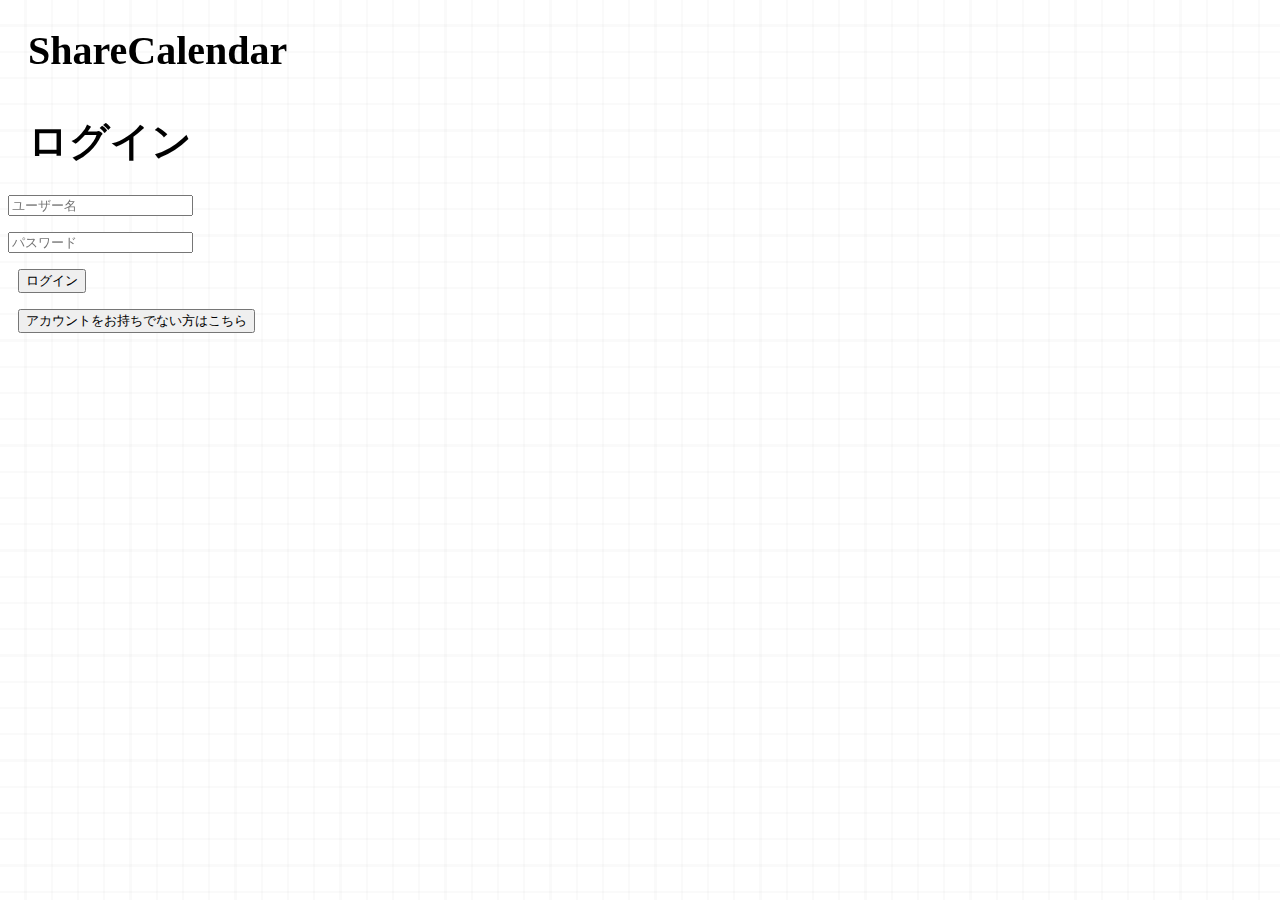
<file: public/index.html>
<!DOCTYPE html>
<html>

<head>
  <meta charset="utf-8">
  <link rel="stylesheet" href="styles.css">
</head>

<body>
  <script type="module">

    window.onload = async (event) => {
      location.href = 'login.html';
    }

  </script>
</body>

</html>
</file>
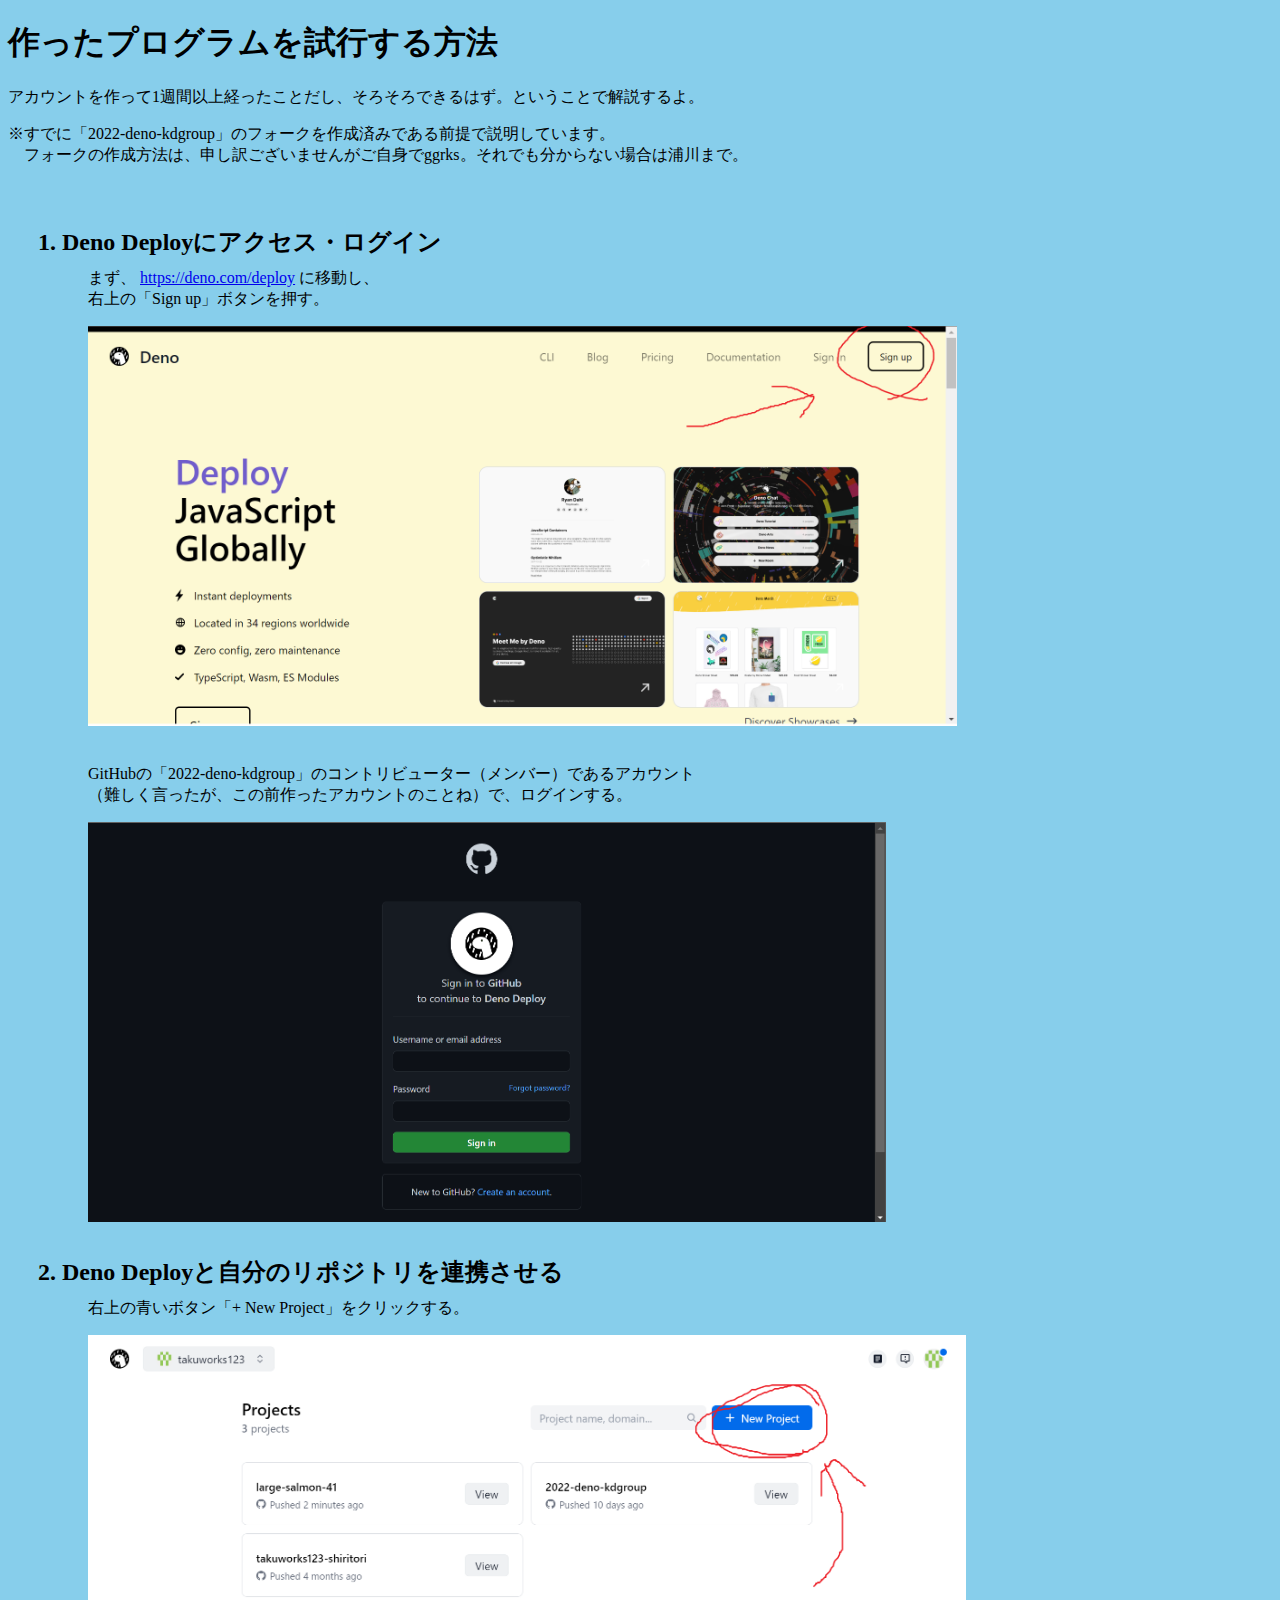
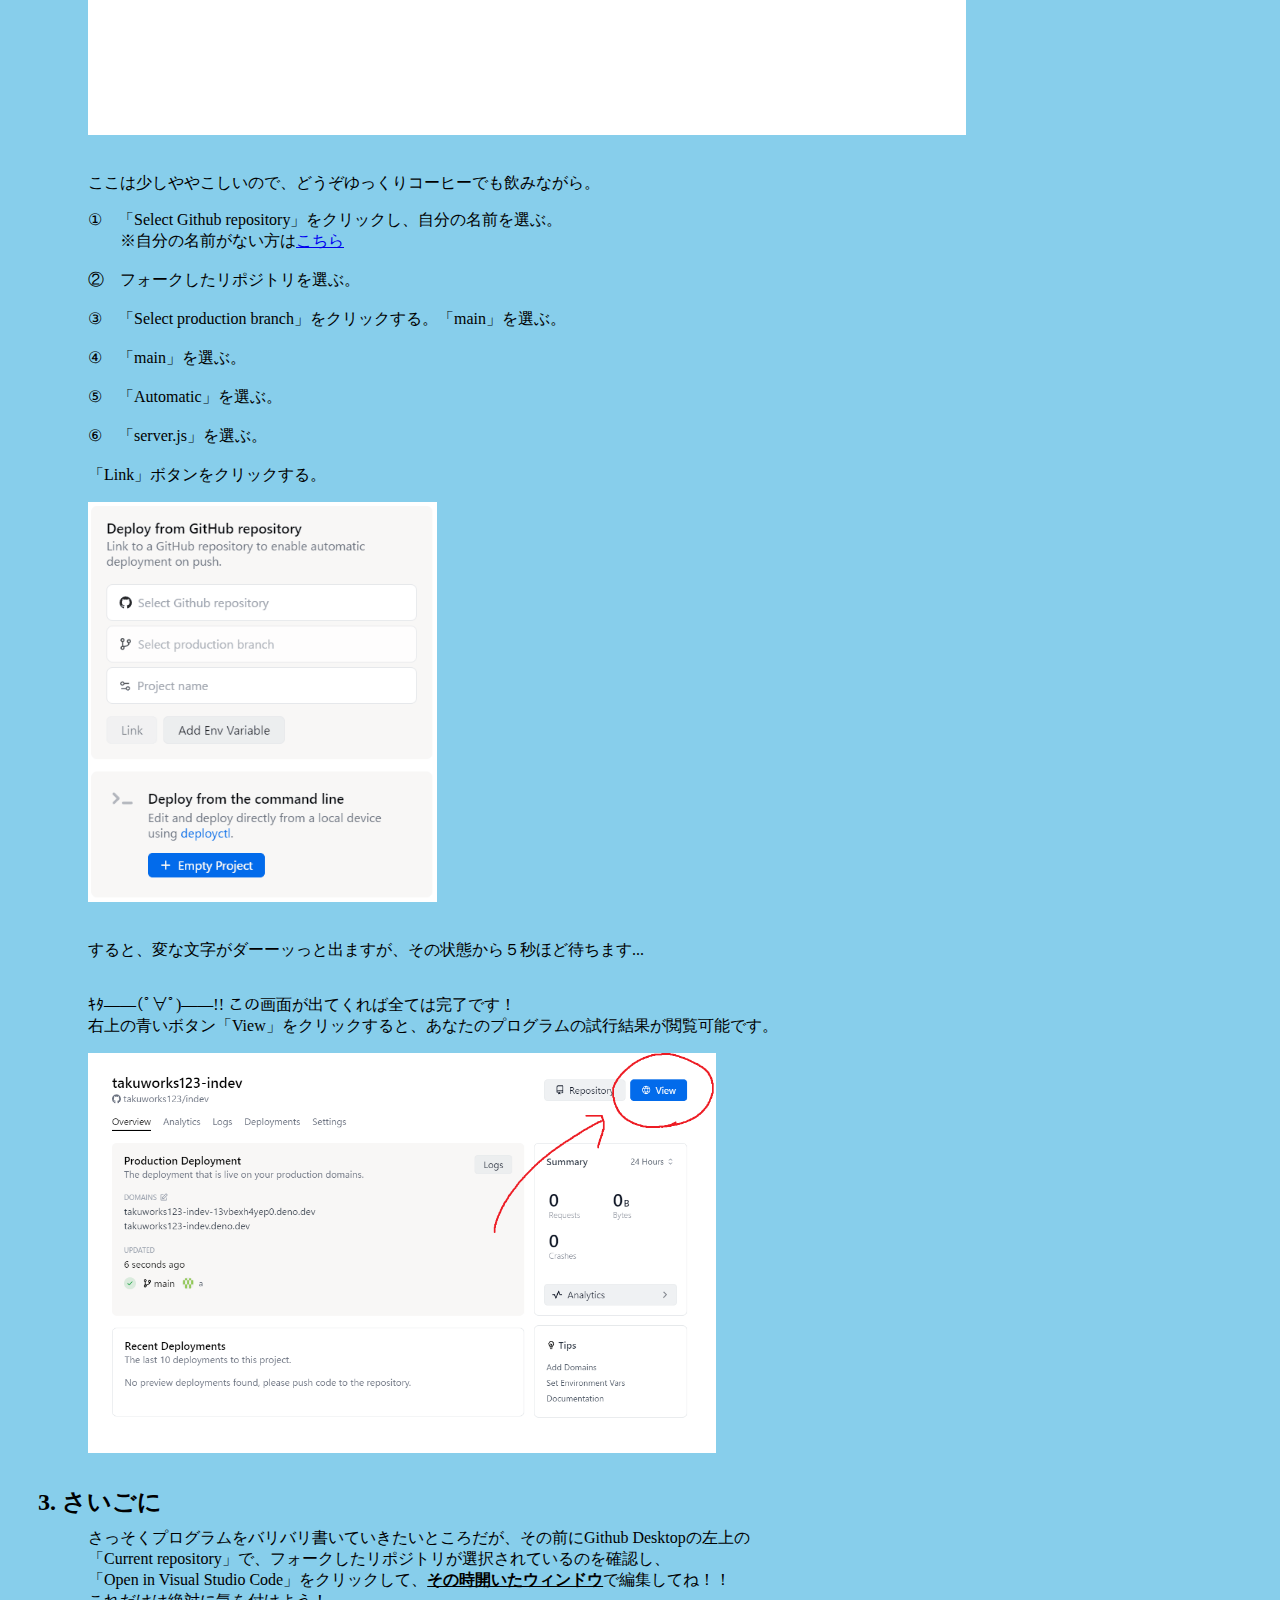
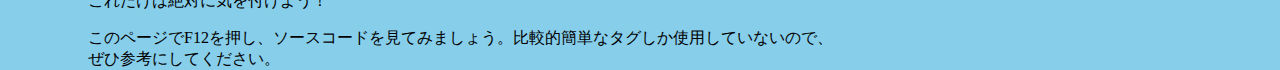
<file: kensyuu/denodeploy.html>
<!DOCTYPE html>
<html>

<head>
  <meta charset="utf-8">
  <link rel="stylesheet" href="kensyuu.css">
</head>

<body>
  <h1>作ったプログラムを試行する方法</h1>
  <p>
    アカウントを作って1週間以上経ったことだし、そろそろできるはず。ということで解説するよ。
  </p>
  <p>
    ※すでに「2022-deno-kdgroup」のフォークを作成済みである前提で説明しています。<br>
    　フォークの作成方法は、申し訳ございませんがご自身でggrks。それでも分からない場合は浦川まで。
  </p>

  <midasi> <!-- midasiは自作タグです。少し右にずらす処理をkensyuu.cssに書いてあります。 -->
    <h2>1. Deno Deployにアクセス・ログイン</h2>
  </midasi>

  <honbun> <!-- honbunは自作タグです。midasiよりもっと右にずらす処理をkensyuu.cssに書いてあります。 -->
    <p>
      まず、 <a href= "https://deno.com/deploy" >https://deno.com/deploy</a> に移動し、<br>
      右上の「Sign up」ボタンを押す。
    </p>
    <img src="images/denodeploy_1.png" height="400">

    <p><br>
      GitHubの「2022-deno-kdgroup」のコントリビューター（メンバー）であるアカウント<br>
      （難しく言ったが、この前作ったアカウントのことね）で、ログインする。
    </p>
    <img src="images/denodeploy_2.png" height="400">
  </honbun>


  <midasi>
    <h2>2. Deno Deployと自分のリポジトリを連携させる</h2>
  </midasi>

  <honbun>
    <p>
      右上の青いボタン「+ New Project」をクリックする。
    </p>
    <img src="images/denodeploy_3.png" height="400">

    <p><br>
      ここは少しややこしいので、どうぞゆっくりコーヒーでも飲みながら。
    </p>
    <p>
      ①　「Select Github repository」をクリックし、自分の名前を選ぶ。<br>
      　　※自分の名前がない方は<a href= "denodeploy1.html" >こちら</a><br>
      <br>
      ②　フォークしたリポジトリを選ぶ。<br>
      <br>
      ③　「Select production branch」をクリックする。「main」を選ぶ。<br>
      <br>
      ④　「main」を選ぶ。<br>
      <br>
      ⑤　「Automatic」を選ぶ。<br>
      <br>
      ⑥　「server.js」を選ぶ。<br>
      <br>
      「Link」ボタンをクリックする。
    </p>
    <img src="images/denodeploy_4.gif" height="400">

    <p><br>
      すると、変な文字がダーーッっと出ますが、その状態から５秒ほど待ちます...
    </p>

    <p><br>
      ｷﾀ――(ﾟ∀ﾟ)――!! この画面が出てくれば全ては完了です！<br>
      右上の青いボタン「View」をクリックすると、あなたのプログラムの試行結果が閲覧可能です。
    </p>
    <img src="images/denodeploy_5.png" height="400">
  </honbun>


  <midasi>
    <h2>3. さいごに</h2>
  </midasi>

  <honbun>
    <p>
      さっそくプログラムをバリバリ書いていきたいところだが、その前にGithub Desktopの左上の<br>
      「Current repository」で、フォークしたリポジトリが選択されているのを確認し、<br>
      「Open in Visual Studio Code」をクリックして、<b><u>その時開いたウィンドウ</u></b>で編集してね！！<br>
      これだけは絶対に気を付けよう！
    </p>
    <p>
      このページでF12を押し、ソースコードを見てみましょう。比較的簡単なタグしか使用していないので、<br>
      ぜひ参考にしてください。
    </p>
  </honbun>

  

  <script type="module">

    // ここでJavaScriptを書くよ

    window.onload = async (event) => {
      // このhtmlが開かれた時に実行する処理...
    }

  </script>
</body>

</html>
</file>
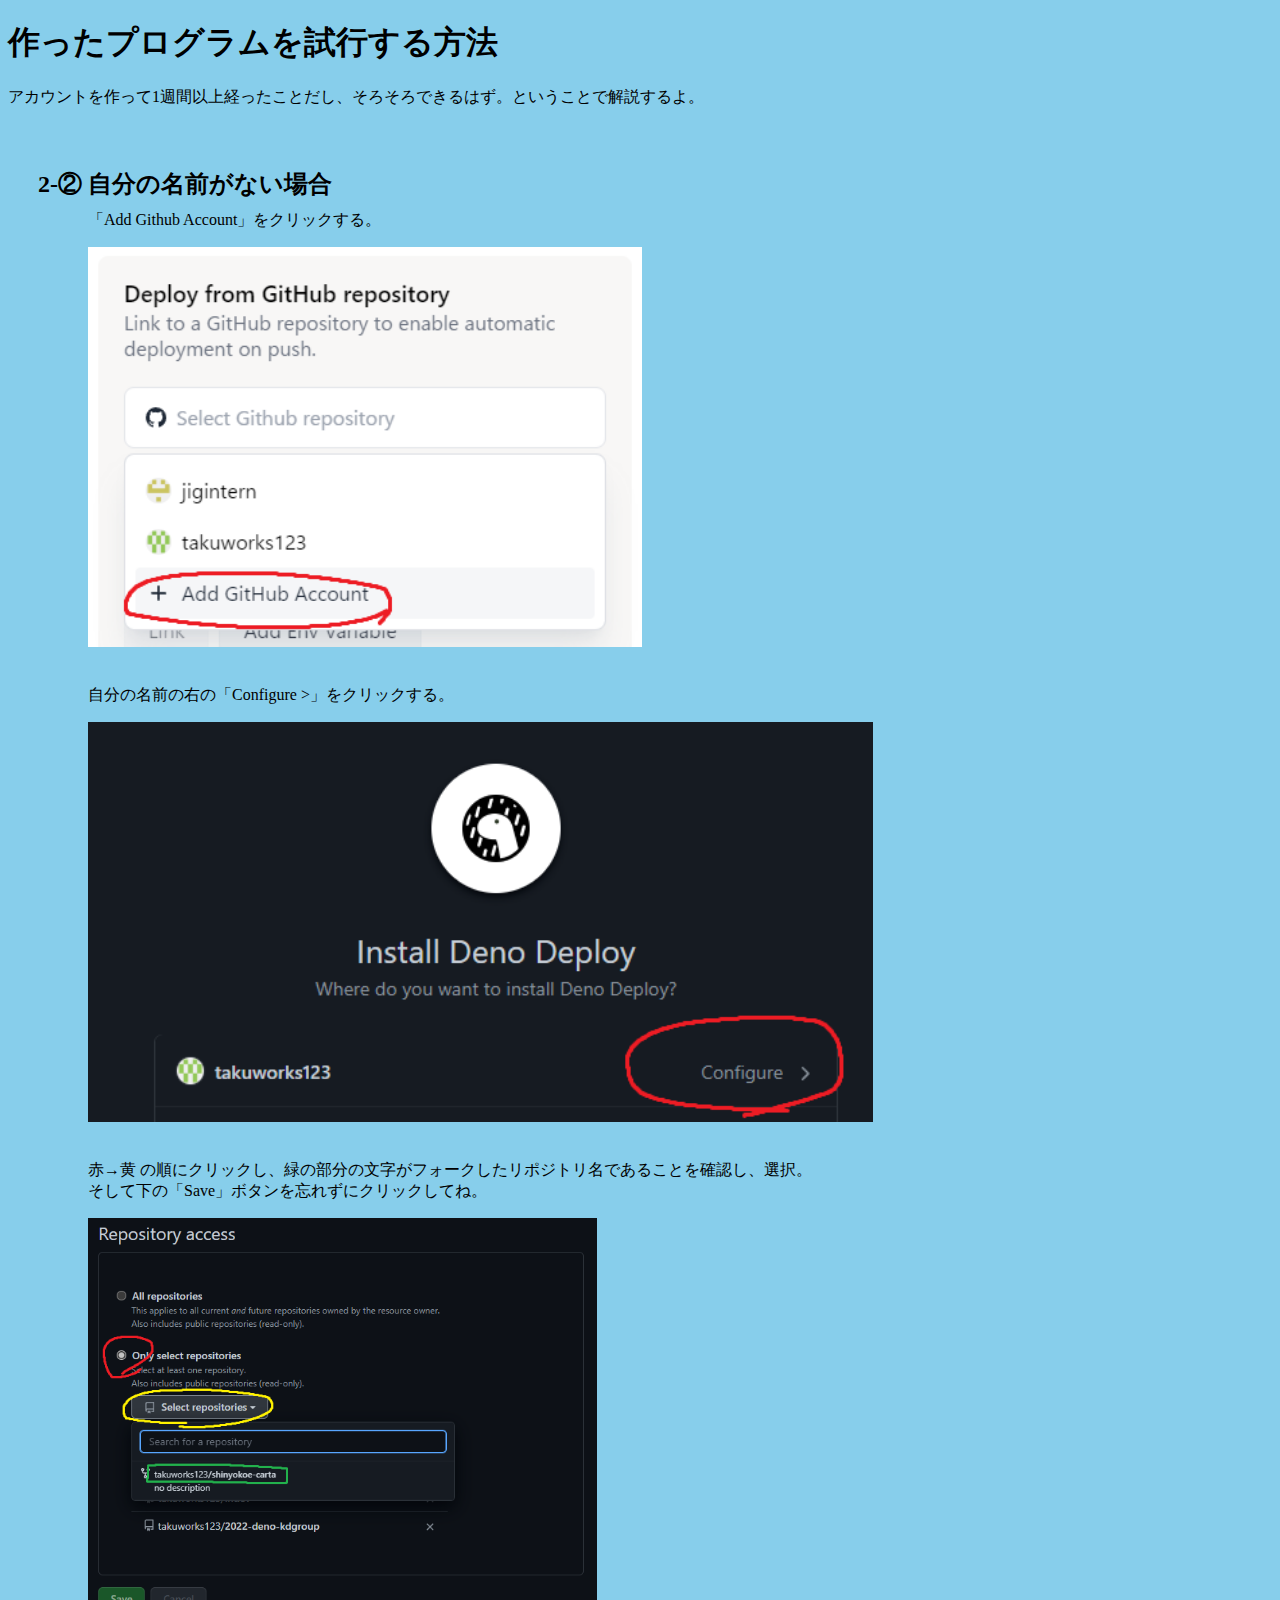
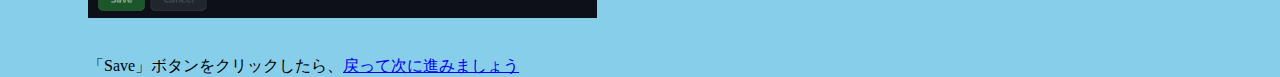
<file: kensyuu/denodeploy1.html>
<!DOCTYPE html>
<html>

<head>
  <meta charset="utf-8">
  <link rel="stylesheet" href="kensyuu.css">
</head>

<body>
  <h1>作ったプログラムを試行する方法</h1>
  アカウントを作って1週間以上経ったことだし、そろそろできるはず。ということで解説するよ。
  

  <midasi>
    <h2>2-② 自分の名前がない場合</h2>
  </midasi>

  <honbun>
    <p>
      「Add Github Account」をクリックする。
    </p>
    <img src="images/denodeploy1_1.png" height="400">

    <p><br>
      自分の名前の右の「Configure >」をクリックする。
    </p>
    <img src="images/denodeploy1_2.png" height="400">

    <p><br>
      赤→黄 の順にクリックし、緑の部分の文字がフォークしたリポジトリ名であることを確認し、選択。<br>
      そして下の「Save」ボタンを忘れずにクリックしてね。
    </p>
    <img src="images/denodeploy1_3.png" height="400">

    <p><br>
      「Save」ボタンをクリックしたら、<a href= "denodeploy.html" >戻って次に進みましょう</a>
    </p>
    
  </honbun>


  <script type="module">

    window.onload = async (event) => {
    }

  </script>
</body>

</html>
</file>
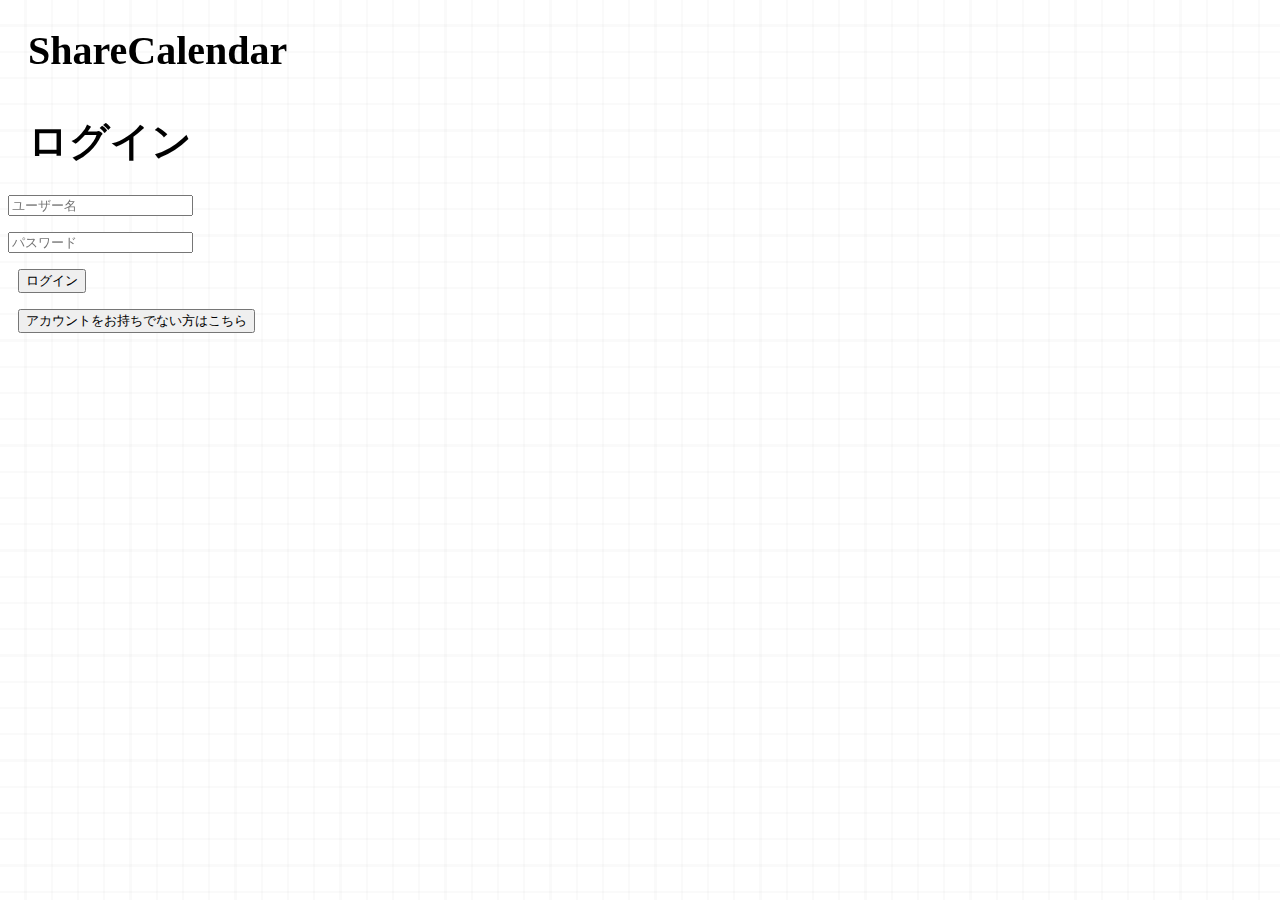
<file: public/login.html>
<!DOCTYPE html>
<html>

<head>
  <title>ログイン</title>
  <meta charset="utf-8">
  <link rel="stylesheet" href="styles2.css">
</head>

<div class="bg_pattern Paper_v2"></div>
<body>
  <div class="header">
    <h1>ShareCalendar</h1>
  </div>
  <h1>ログイン</h1>

  <div class="login">
    <p><input id="username" type="username" placeholder="ユーザー名"></p>
    <p><input id="password" type="password" placeholder="パスワード"></p>
    <p><button id="login">ログイン</button></p>
    <p><button id="register_page" class="click" >アカウントをお持ちでない方はこちら</button></p>
  </div>

  <script src="jquery.js"></script>
  <script src="jquery.md5.js"></script>
  <script type="module">

    window.onload = async (event) => {
    }

    document.querySelector("#login").onclick = async (event) => {
      const user = document.querySelector("#username").value;
      const original_pass = document.querySelector("#password").value;
      const pass = $.md5(original_pass); // MD5でパスワードをハッシュ値に変換
      
      const response = await fetch("/login", {
        method: "POST",
        headers: { "Content-Type": "application/json" },
        body: JSON.stringify({ user, pass })
      });
      let result = await response.text();
      console.log(result);
      if (result == 0) { // ログイン成功した場合
        location.href = 'calendar.html';

      }else if (result == -1) { // ログイン失敗（またはエラーが発生）した場合
        alert('ユーザー名、またはパスワードが違います');
      }else if (result == -2) {
        alert('データベースで技術的な問題が発生しているため、運営に連絡してください');
      }else if (result == -3) {
        alert('サーバーで構文エラーが発生しているため、運営に連絡してください');
      }else{
        alert('予期せぬエラーが発生したため、運営に連絡してください');
      }
    }

    document.querySelector("#register_page").onclick = async (event) => {
      location.href = 'register.html';
    }
  </script>

</body>

</html>
</file>
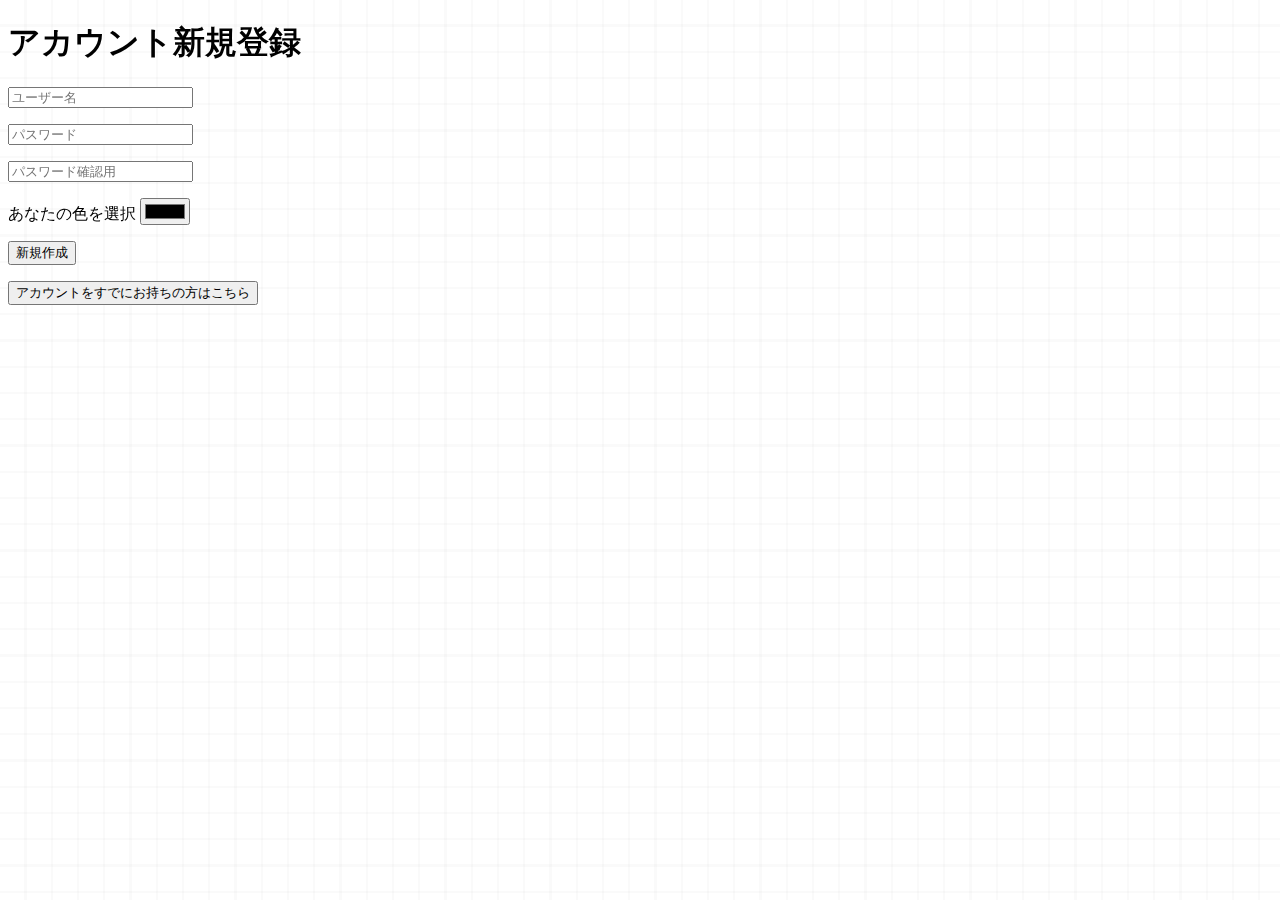
<file: public/register.html>
<!DOCTYPE html>
<html>

<head>
  <title>新規登録</title>
  <meta charset="utf-8">
  <link rel="stylesheet" href="register.css">
</head>

<body>
  <h1>アカウント新規登録</h1>


  <div class="bg_pattern Paper_v2"></div>

  <div class="login">
    <p><input class="userclass" id="username" type="username" placeholder="ユーザー名"></p>
    <p><input class="passclass" id="password" type="password" placeholder="パスワード"></p>
    <p><input id="password_retype" type="password" placeholder="パスワード確認用"></p>
    <p>あなたの色を選択 <input id="color" type="color"></p>
    <p><button id="register">新規作成</button></p>
    <p><button id="login_page">アカウントをすでにお持ちの方はこちら</button></p>
  </div>




  <script src="jquery.js"></script>
  <script src="jquery.md5.js"></script>
  <script type="module">

    window.onload = async (event) => {
    }

    document.querySelector("#register").onclick = async (event) => {
      const username = document.querySelector("#username").value;
      const original_pass = document.querySelector("#password").value;
      const original_pass_retype = document.querySelector("#password_retype").value;
      const color = document.querySelector("#color").value;

      if (original_pass === original_pass_retype){
        if (username.length >= 1 && original_pass.length >= 1){ // ユーザー名、パスワードが１文字以上入力されている場合
          const password = $.md5(original_pass); // MD5でパスワードをハッシュ値に変換

          const response = await fetch("/register", {
            method: "POST",
            headers: { "Content-Type": "application/json" },
            body: JSON.stringify({ username, password, color})
          });
          let result = await response.text();
          alert(result);

          if (result == 0){
            location.href = 'login.html';
          }

        }else{
          alert('ユーザー名、またはパスワードを１文字以上入力してください');
        }
      }else{
        alert('パスワードが確認用と一致しません');
      }
    }

    document.querySelector("#login_page").onclick = async (event) => {
      location.href = 'login.html';
    }
  </script>

</body>

</html>
</file>
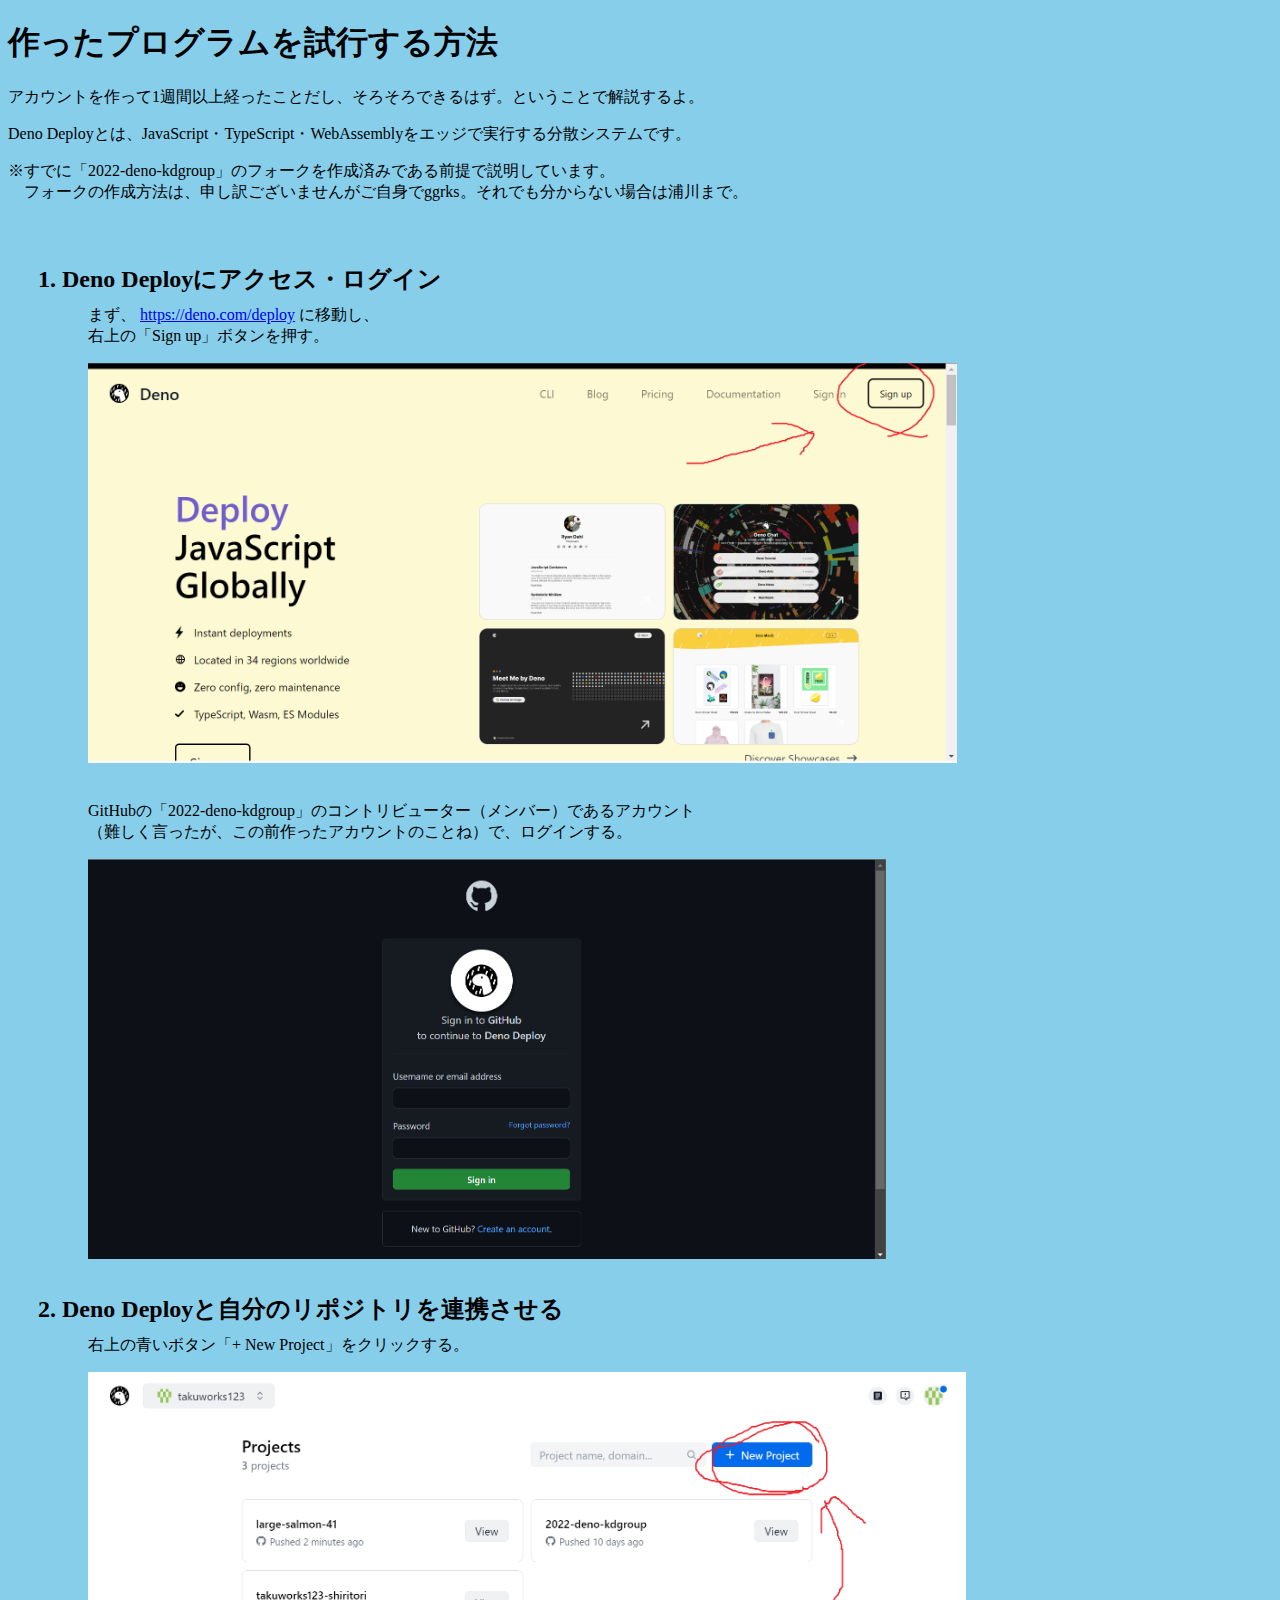
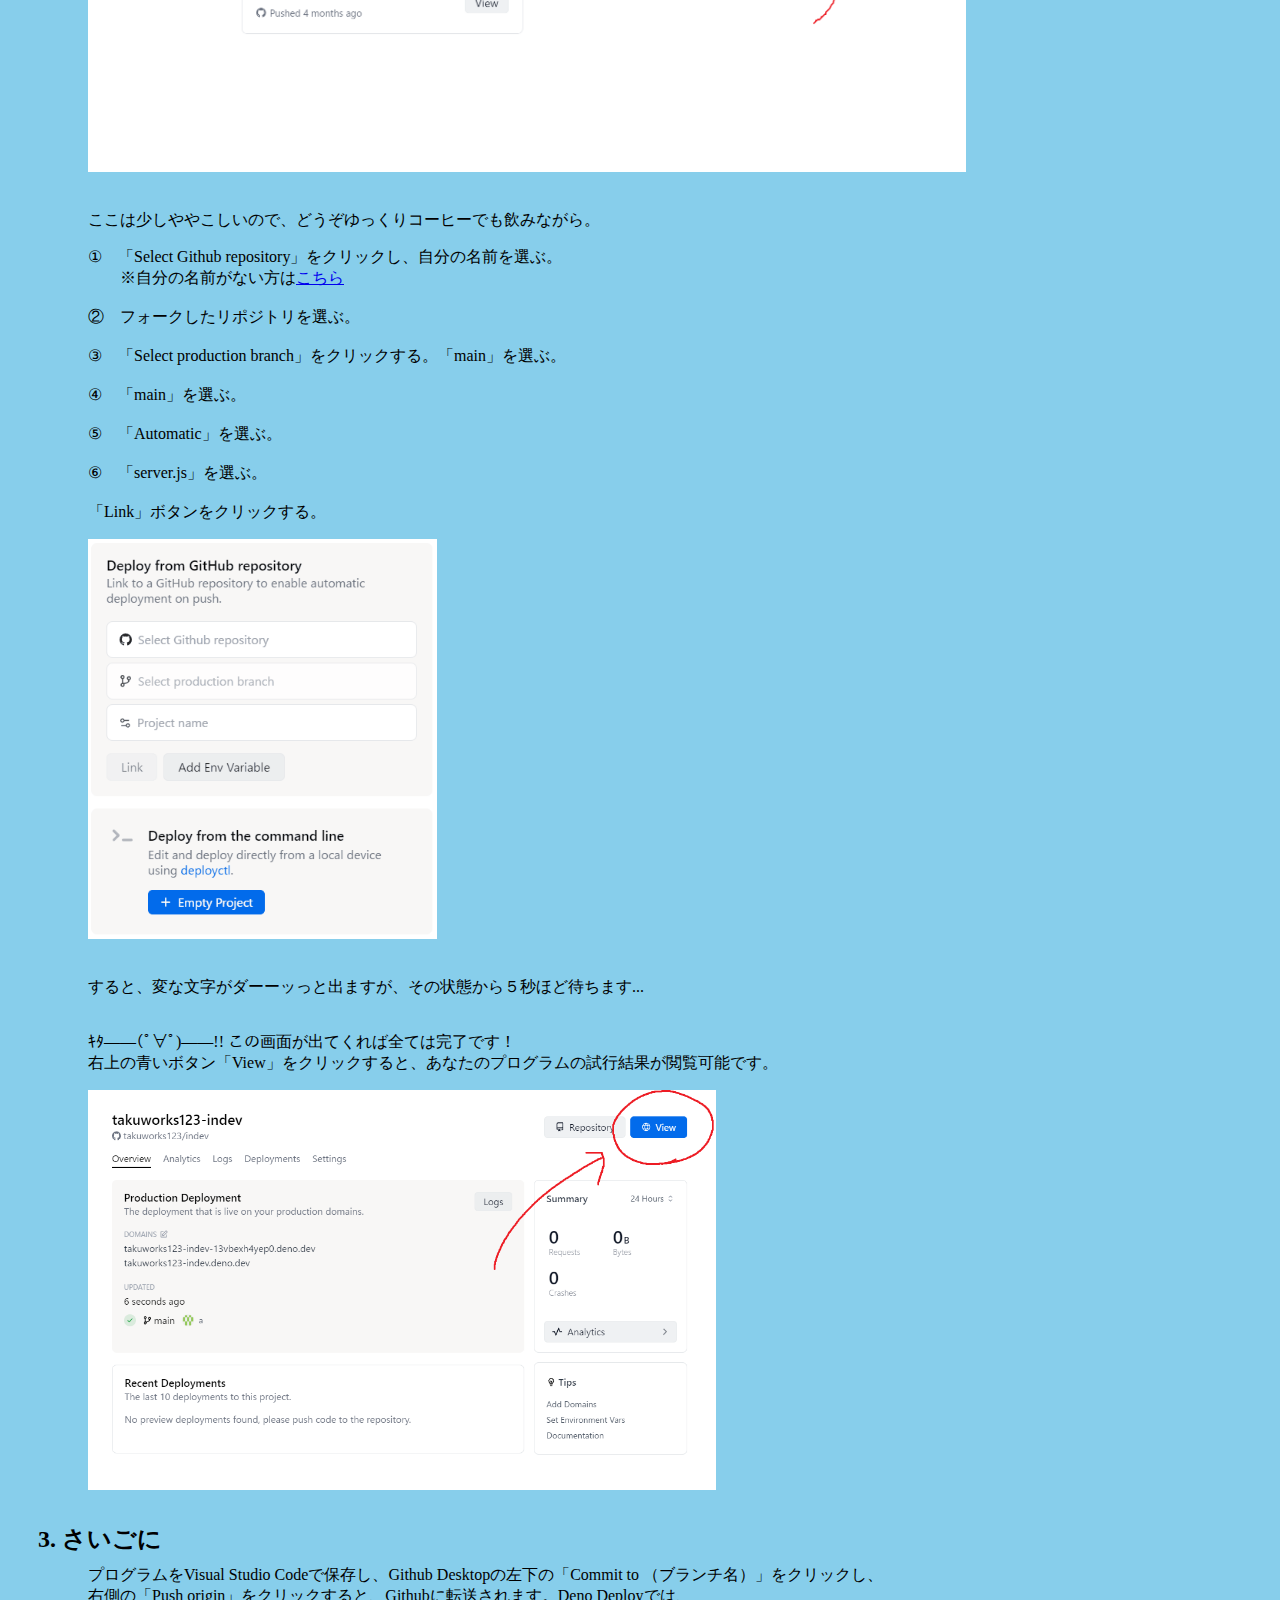
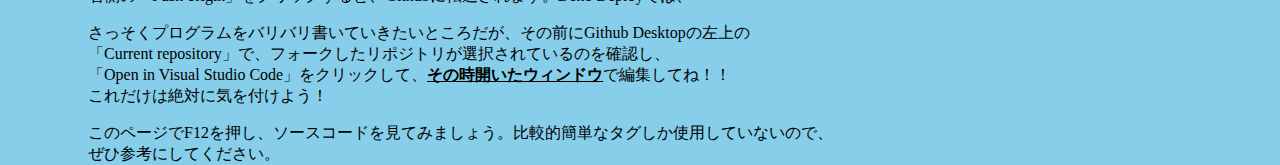
<file: public/kensyuu/denodeploy.html>
<!DOCTYPE html>
<html>

<head>
  <meta charset="utf-8">
  <link rel="stylesheet" href="kensyuu.css">
</head>

<body>
  <h1>作ったプログラムを試行する方法</h1>
  <p>アカウントを作って1週間以上経ったことだし、そろそろできるはず。ということで解説するよ。</p>
  <p> Deno Deployとは、JavaScript・TypeScript・WebAssemblyをエッジで実行する分散システムです。</p>
  <p>
    ※すでに「2022-deno-kdgroup」のフォークを作成済みである前提で説明しています。<br>
    　フォークの作成方法は、申し訳ございませんがご自身でggrks。それでも分からない場合は浦川まで。
  </p>

  <midasi> <!-- midasiは自作タグです。少し右にずらす処理をkensyuu.cssに書いてあります。 -->
    <h2>1. Deno Deployにアクセス・ログイン</h2>
  </midasi>

  <honbun> <!-- honbunは自作タグです。midasiよりもっと右にずらす処理をkensyuu.cssに書いてあります。 -->
    <p>
      まず、 <a href= "https://deno.com/deploy" >https://deno.com/deploy</a> に移動し、<br>
      右上の「Sign up」ボタンを押す。
    </p>
    <img src="images/denodeploy_1.png" height="400">

    <p><br>
      GitHubの「2022-deno-kdgroup」のコントリビューター（メンバー）であるアカウント<br>
      （難しく言ったが、この前作ったアカウントのことね）で、ログインする。
    </p>
    <img src="images/denodeploy_2.png" height="400">
  </honbun>


  <midasi>
    <h2>2. Deno Deployと自分のリポジトリを連携させる</h2>
  </midasi>

  <honbun>
    <p>
      右上の青いボタン「+ New Project」をクリックする。
    </p>
    <img src="images/denodeploy_3.png" height="400">

    <p><br>
      ここは少しややこしいので、どうぞゆっくりコーヒーでも飲みながら。
    </p>
    <p>
      ①　「Select Github repository」をクリックし、自分の名前を選ぶ。<br>
      　　※自分の名前がない方は<a href= "denodeploy1.html" >こちら</a><br>
      <br>
      ②　フォークしたリポジトリを選ぶ。<br>
      <br>
      ③　「Select production branch」をクリックする。「main」を選ぶ。<br>
      <br>
      ④　「main」を選ぶ。<br>
      <br>
      ⑤　「Automatic」を選ぶ。<br>
      <br>
      ⑥　「server.js」を選ぶ。<br>
      <br>
      「Link」ボタンをクリックする。
    </p>
    <img src="images/denodeploy_4.gif" height="400">

    <p><br>
      すると、変な文字がダーーッっと出ますが、その状態から５秒ほど待ちます...
    </p>

    <p><br>
      ｷﾀ――(ﾟ∀ﾟ)――!! この画面が出てくれば全ては完了です！<br>
      右上の青いボタン「View」をクリックすると、あなたのプログラムの試行結果が閲覧可能です。
    </p>
    <img src="images/denodeploy_5.png" height="400">
  </honbun>


  <midasi>
    <h2>3. さいごに</h2>
  </midasi>

  <honbun>
    <p>
      プログラムをVisual Studio Codeで保存し、Github Desktopの左下の「Commit to （ブランチ名）」をクリックし、<br>
      右側の「Push origin」をクリックすると、Githubに転送されます。Deno Deployでは、
    </p>
    <p>
      さっそくプログラムをバリバリ書いていきたいところだが、その前にGithub Desktopの左上の<br>
      「Current repository」で、フォークしたリポジトリが選択されているのを確認し、<br>
      「Open in Visual Studio Code」をクリックして、<b><u>その時開いたウィンドウ</u></b>で編集してね！！<br>
      これだけは絶対に気を付けよう！
    </p>
    <p>
      このページでF12を押し、ソースコードを見てみましょう。比較的簡単なタグしか使用していないので、<br>
      ぜひ参考にしてください。
    </p>
  </honbun>

  

  <script type="module">

    // ここでJavaScriptを書くよ

    window.onload = async (event) => {
      // このhtmlが開かれた時に実行する処理...
    }

  </script>
</body>

</html>
</file>
<file: public/styles.css>
.calendar {
    border-collapse: collapse;
    table-layout: fixed;
    margin-top: 5px;
    margin-left: 20px;
    margin-right: 20px;
    width: auto;
    float: right;
  }
  .calendar th {
    border: 1px solid #000000;
    background-color: transparent;
    width: 300px;
    height: 50px;
    font-family:  "Yu Mincho";
  }
  .calendar td {
    border: 1px solid #000000;
    padding: 5px 10px;
    text-align: left;
    vertical-align: top;
    height: 100px;
  }
  
  /* http://xn--yck7ccu3lc7455coj5arwgo74a.jp/th.html */
  
  th.sunday {
    background-color: rgba(215,0,58,0.5);
  }
  th.saturday {
    background-color: rgba(130,119,255,0.5);
  }
  
  .day {
    border-collapse: collapse;
    table-layout: fixed;
    resize: vertical;
  }
  .day th {
    background-color: #d4ff5f;
    width: 300px;
    height: 20px;
  }
  .day td {
    padding: 5px 10px;
    text-align: left;
    height: 100px;
  }
  
  .daynum {
    font-size: 20px;
    cursor:pointer;
  }
  
  
  
  
  
  * {
    box-sizing: border-box;
  }
  body {
    font-family:'Avenir','Helvetica, Neue','Helvetica','Arial';
  }
  
  
  /* モーダルCSS */
  .modalArea {
    display: none;
    position: fixed;
    z-index: 10; /*サイトによってここの数値は調整 */
    top: 0;
    left: 0;
    width: 100%;
    height: 100%;
  }
  
  .modalBg {
    width: 100%;
    height: 100%;
    background-color: rgba(30,30,30,0.9);
  }
  
  .modalWrapper {
    position: absolute;
    top: 50%;
    left: 50%;
    transform:translate(-50%,-50%);
    width: 70%;
    max-width: 500px;
    padding: 10px 30px;
    background-color: #fff;
  }
  
  .closeModal {
    position: absolute;
    top: 0.5rem;
    right: 1rem;
    cursor: pointer;
  }
  




.fontsize_youbi{
    font-size: 25px;
}
  
.yohaku{
    margin-top: 0px;
    padding-top: 0px;
}

header{
    padding-bottom: 0px;
    margin-bottom: 0px; 
}
  
.invite{
    position: relative;
    bottom: 50px;
    margin-right: 50px;
    float: right;
    text-align: right;
    padding-bottom: 0px;
    padding-bottom: 0px; 
}

.invite button{
    text-align: right;
}


button#back{
    padding-top: 5px;
    padding-bottom: 5px;
    padding-left: 10px;
    padding-right: 10px;
    margin-left: 95px;
    float: right;
}
.nextmonth{
display:inline-block;
display: flex;
justify-content: space-between;
}

button#next{
    padding-top: 5px;
    padding-bottom: 5px;
    padding-left: 10px;
    padding-right: 10px;
}
 
  
  h1{
    font-family: "Yu Mincho";
    padding-left: 20px;
    font-size: 40px;
  }
  h2{
    font-family: "Yu Mincho";
    padding-left: 10px;
  }
  
  /*
  table{
    margin-top: 30px;
    margin-left: 80px;
  }
  th{
    height: 60px;
    color: black;
    background-color: transparent;
    font-size: 60px;
    text-align: center;
    font-family:  "Yu Mincho";
  }
  tr *:first-child{
    color: #ff69b4;
  }
  tr *:last-child{
    color: #0ba9ea;
  }
  */
  
  button{
    margin-left: 10px;
  }
  
  .header{
    height: 60px;
  }
  
  
  .bg_pattern {
    position: fixed;
    top: 0;
    left: 0;
    width: 100vw;
    height: 100vh;
    background-color: #fff;
    z-index: -1;
  }
  .Paper_v2 {
    background-image:
      repeating-linear-gradient(to bottom,
        transparent 25px,
        rgba(0, 0, 0, 0.04) 26px,  rgba(0, 0, 0, 0.04) 26px,
        transparent 27px,  transparent 51px, 
        rgba(0, 0, 0, 0.04) 52px,  rgba(0, 0, 0, 0.04) 52px,
        transparent 53px,  transparent 77px, 
        rgba(0, 0, 0, 0.04) 78px,  rgba(0, 0, 0, 0.04) 78px,
        transparent 79px,  transparent 103px, 
        rgba(0, 0, 0, 0.04) 104px,  rgba(0, 0, 0, 0.04) 104px,
        transparent 105px,  transparent 129px, 
        rgba(0, 0, 0, 0.04) 130px,  rgba(0, 0, 0, 0.04) 130px),
   
      repeating-linear-gradient(to right,
        transparent 25px,
        rgba(0, 0, 0, 0.04) 26px,  rgba(0, 0, 0, 0.04) 26px,
        transparent 27px,  transparent 51px, 
        rgba(0, 0, 0, 0.04) 52px,  rgba(0, 0, 0, 0.04) 52px,
        transparent 53px,  transparent 77px, 
        rgba(0, 0, 0, 0.04) 78px,  rgba(0, 0, 0, 0.04) 78px,
        transparent 79px,  transparent 103px, 
        rgba(0, 0, 0, 0.04) 104px,  rgba(0, 0, 0, 0.04) 104px,
        transparent 105px,  transparent 129px, 
        rgba(0, 0, 0, 0.04) 130px,  rgba(0, 0, 0, 0.04) 130px);
  }
</file>
<file: kensyuu/kensyuu.css>
body {
  background: skyblue;
}

midasi {
  position: relative;
  top: 40px;
  left: 30px;
}

honbun {
  position: relative;
  top: 30px;
  left: 80px;
}
</file>
<file: public/styles2.css>
.calendar {
  border-collapse: collapse;
  table-layout: fixed;
}
.calendar th {
  border: 1px solid #000000;
  background-color: transparent;
  width: 300px;
  height: 50px;
  font-family:  "Yu Mincho";
}
.calendar td {
  border: 1px solid #000000;
  padding: 5px 10px;
  text-align: left;
  vertical-align: top;
  height: 100px;
}

/* http://xn--yck7ccu3lc7455coj5arwgo74a.jp/th.html */

th.sunday {
  background-color: #ff7777;
}
th.saturday {
  background-color: #8277ff;
}

.day {
  border-collapse: collapse;
  table-layout: fixed;
}
.day th {
  background-color: #d4ff5f;
  width: 300px;
  height: 20px;
}
.day td {
  padding: 5px 10px;
  text-align: left;
  height: 100px;
}

.daynum {
  font-size: 20px;
  cursor:pointer;
}





* {
  box-sizing: border-box;
}
body {
  font-family:'Avenir','Helvetica, Neue','Helvetica','Arial';
}


/* モーダルCSS */
.modalArea {
  display: none;
  position: fixed;
  z-index: 10; /*サイトによってここの数値は調整 */
  top: 0;
  left: 0;
  width: 100%;
  height: 100%;
}

.modalBg {
  width: 100%;
  height: 100%;
  background-color: rgba(30,30,30,0.9);
}

.modalWrapper {
  position: absolute;
  top: 50%;
  left: 50%;
  transform:translate(-50%,-50%);
  width: 70%;
  max-width: 500px;
  padding: 10px 30px;
  background-color: #fff;
}

.closeModal {
  position: absolute;
  top: 0.5rem;
  right: 1rem;
  cursor: pointer;
}






h1{
  font-family: "Yu Mincho";
  padding-left: 20px;
  font-size: 40px;
}
h2{
  font-family: "Yu Mincho";
  padding-left: 10px;
}

/*
table{
  margin-top: 30px;
  margin-left: 80px;
}
th{
  height: 60px;
  color: black;
  background-color: transparent;
  font-size: 60px;
  text-align: center;
  font-family:  "Yu Mincho";
}
tr *:first-child{
  color: #ff69b4;
}
tr *:last-child{
  color: #0ba9ea;
}
*/

button{
  margin-left: 10px;
}

.header{
  height: 60px;
}


.bg_pattern {
  position: fixed;
  top: 0;
  left: 0;
  width: 100vw;
  height: 100vh;
  background-color: #fff;
  z-index: -1;
}
.Paper_v2 {
  background-image:
    repeating-linear-gradient(to bottom,
      transparent 25px,
      rgba(0, 0, 0, 0.04) 26px,  rgba(0, 0, 0, 0.04) 26px,
      transparent 27px,  transparent 51px, 
      rgba(0, 0, 0, 0.04) 52px,  rgba(0, 0, 0, 0.04) 52px,
      transparent 53px,  transparent 77px, 
      rgba(0, 0, 0, 0.04) 78px,  rgba(0, 0, 0, 0.04) 78px,
      transparent 79px,  transparent 103px, 
      rgba(0, 0, 0, 0.04) 104px,  rgba(0, 0, 0, 0.04) 104px,
      transparent 105px,  transparent 129px, 
      rgba(0, 0, 0, 0.04) 130px,  rgba(0, 0, 0, 0.04) 130px),
 
    repeating-linear-gradient(to right,
      transparent 25px,
      rgba(0, 0, 0, 0.04) 26px,  rgba(0, 0, 0, 0.04) 26px,
      transparent 27px,  transparent 51px, 
      rgba(0, 0, 0, 0.04) 52px,  rgba(0, 0, 0, 0.04) 52px,
      transparent 53px,  transparent 77px, 
      rgba(0, 0, 0, 0.04) 78px,  rgba(0, 0, 0, 0.04) 78px,
      transparent 79px,  transparent 103px, 
      rgba(0, 0, 0, 0.04) 104px,  rgba(0, 0, 0, 0.04) 104px,
      transparent 105px,  transparent 129px, 
      rgba(0, 0, 0, 0.04) 130px,  rgba(0, 0, 0, 0.04) 130px);
}
</file>
<file: public/register.css>
.username{
    margin: auto;
}




.bg_pattern {
    position: fixed;
    top: 0;
    left: 0;
    width: 100vw;
    height: 100vh;
    background-color: #fff;
    z-index: -1;
  }
  .Paper_v2 {
    background-image:
      repeating-linear-gradient(to bottom,
        transparent 25px,
        rgba(0, 0, 0, 0.04) 26px,  rgba(0, 0, 0, 0.04) 26px,
        transparent 27px,  transparent 51px, 
        rgba(0, 0, 0, 0.04) 52px,  rgba(0, 0, 0, 0.04) 52px,
        transparent 53px,  transparent 77px, 
        rgba(0, 0, 0, 0.04) 78px,  rgba(0, 0, 0, 0.04) 78px,
        transparent 79px,  transparent 103px, 
        rgba(0, 0, 0, 0.04) 104px,  rgba(0, 0, 0, 0.04) 104px,
        transparent 105px,  transparent 129px, 
        rgba(0, 0, 0, 0.04) 130px,  rgba(0, 0, 0, 0.04) 130px),
   
      repeating-linear-gradient(to right,
        transparent 25px,
        rgba(0, 0, 0, 0.04) 26px,  rgba(0, 0, 0, 0.04) 26px,
        transparent 27px,  transparent 51px, 
        rgba(0, 0, 0, 0.04) 52px,  rgba(0, 0, 0, 0.04) 52px,
        transparent 53px,  transparent 77px, 
        rgba(0, 0, 0, 0.04) 78px,  rgba(0, 0, 0, 0.04) 78px,
        transparent 79px,  transparent 103px, 
        rgba(0, 0, 0, 0.04) 104px,  rgba(0, 0, 0, 0.04) 104px,
        transparent 105px,  transparent 129px, 
        rgba(0, 0, 0, 0.04) 130px,  rgba(0, 0, 0, 0.04) 130px);
  }
</file>
<file: public/kensyuu/kensyuu.css>
body {
  background: skyblue;
}

midasi {
  position: relative;
  top: 40px;
  left: 30px;
}

honbun {
  position: relative;
  top: 30px;
  left: 80px;
}
</file>
